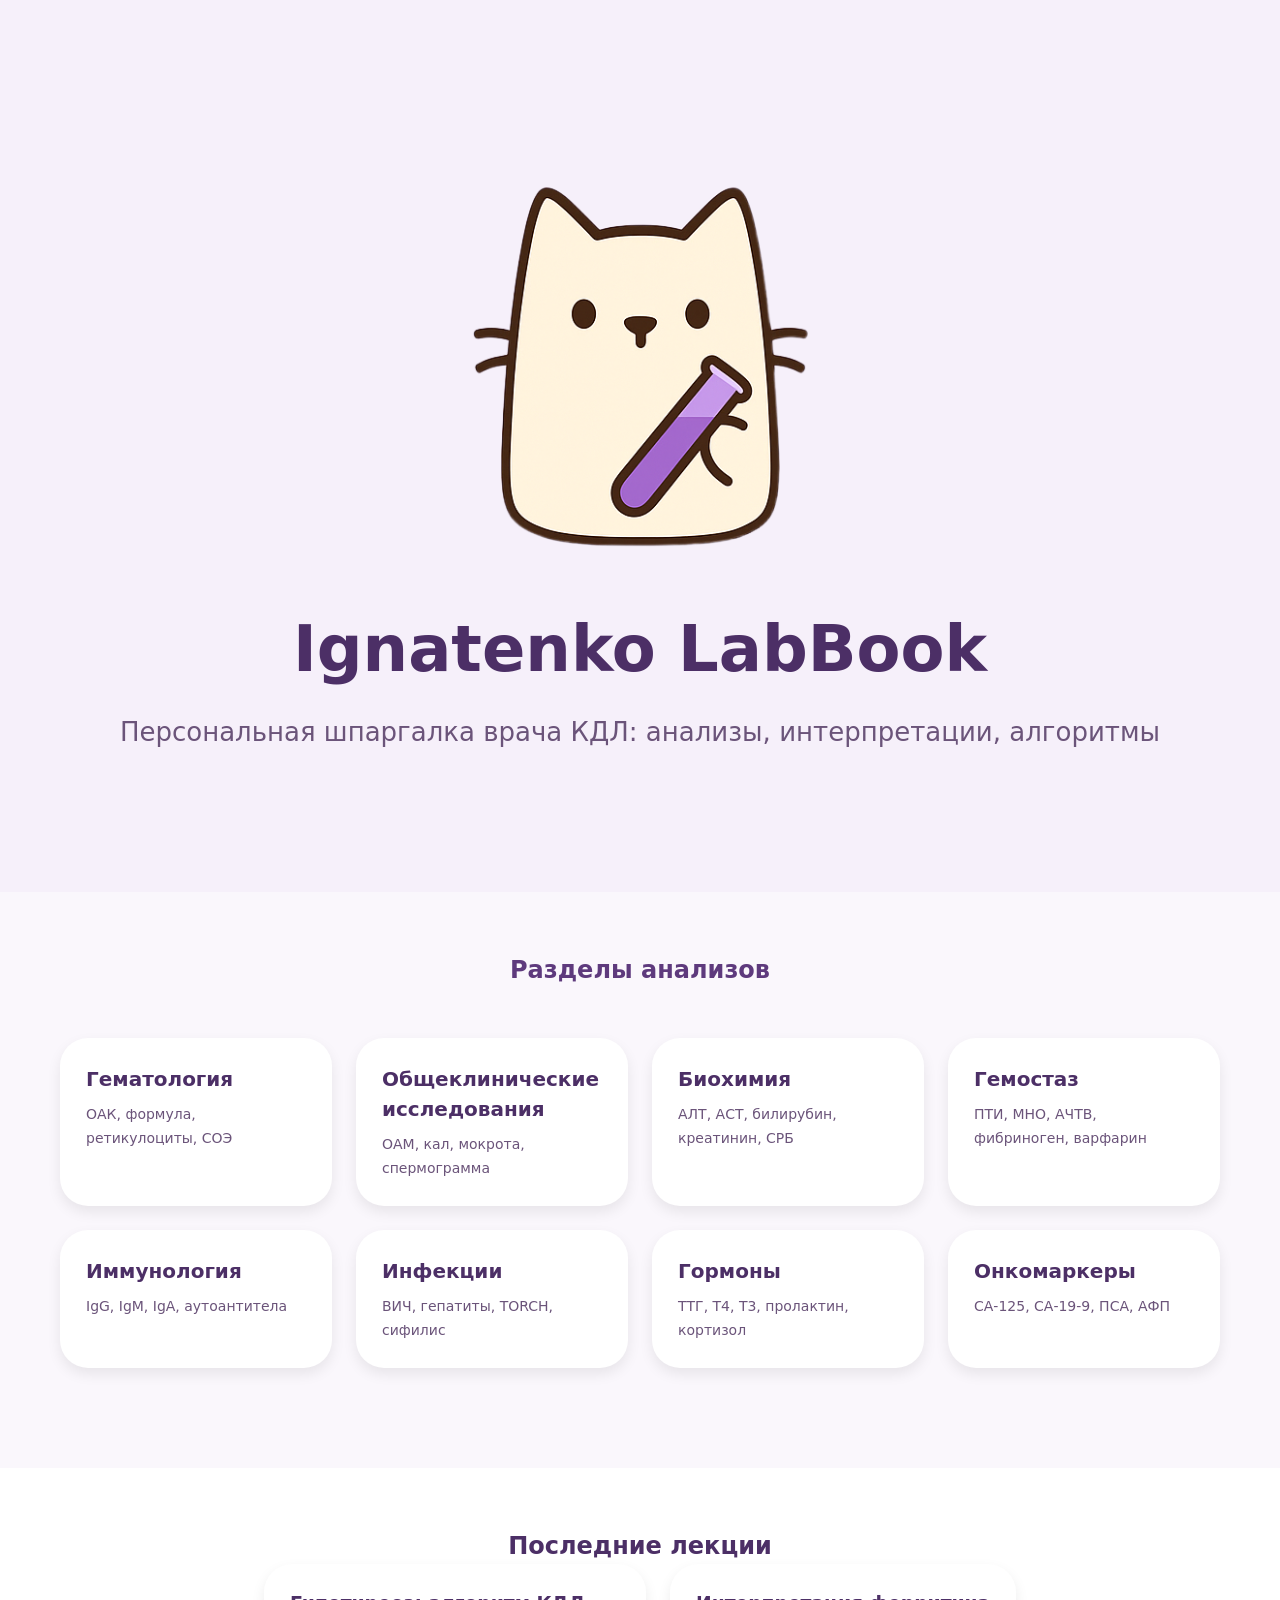
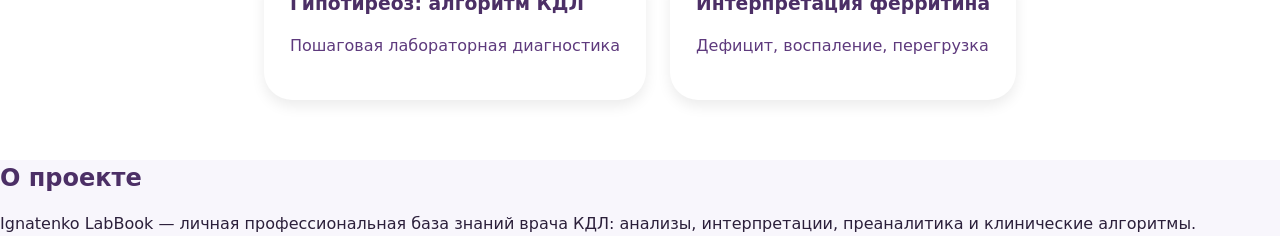
<file: index.html>
<!DOCTYPE html>
<html lang="ru">
<head>
  <meta charset="UTF-8" />
  <meta name="viewport" content="width=device-width, initial-scale=1.0" />
  <title>Ignatenko LabBook — Врач КДЛ</title>

  <!-- Основные стили -->
  <link rel="stylesheet" href="assets/css/main.css">
</head>

<body>

  <!-- Волны -->
  <div class="wave top"></div>
  <div class="wave bottom"></div>

  <!-- HERO -->
  <section class="hero">
    <img src="cat-logo-new.png" class="cat" alt="LabBook cat">
    <h1>Ignatenko LabBook</h1>
    <p>
      Персональная шпаргалка врача КДЛ: анализы, интерпретации, алгоритмы
    </p>
  </section>

  <!-- РАЗДЕЛЫ АНАЛИЗОВ -->
  <section class="section-block">
    <h2>Разделы анализов</h2>

    <div class="sections-wrapper">

      <a class="analysis-card" href="#">
        <strong>Гематология</strong>
        <span>ОАК, формула, ретикулоциты, СОЭ</span>
      </a>

      <a class="analysis-card" href="#">
        <strong>Общеклинические исследования</strong>
        <span>ОАМ, кал, мокрота, спермограмма</span>
      </a>

      <a class="analysis-card" href="#">
        <strong>Биохимия</strong>
        <span>АЛТ, АСТ, билирубин, креатинин, СРБ</span>
      </a>

      <a class="analysis-card" href="hemostasis.html">
        <strong>Гемостаз</strong>
        <span>ПТИ, МНО, АЧТВ, фибриноген, варфарин</span>
      </a>

      <a class="analysis-card" href="#">
        <strong>Иммунология</strong>
        <span>IgG, IgM, IgA, аутоантитела</span>
      </a>

      <a class="analysis-card" href="#">
        <strong>Инфекции</strong>
        <span>ВИЧ, гепатиты, TORCH, сифилис</span>
      </a>

      <a class="analysis-card" href="#">
        <strong>Гормоны</strong>
        <span>ТТГ, Т4, Т3, пролактин, кортизол</span>
      </a>

      <a class="analysis-card" href="#">
        <strong>Онкомаркеры</strong>
        <span>СА-125, СА-19-9, ПСА, АФП</span>
      </a>

    </div>
  </section>

  <!-- ЛЕКЦИИ -->
  <section class="lectures">
    <h2>Последние лекции</h2>

    <div class="lecture-grid">
      <a class="lecture-card" href="#">
        <h3>Гипотиреоз: алгоритм КДЛ</h3>
        <p>Пошаговая лабораторная диагностика</p>
      </a>

      <a class="lecture-card" href="#">
        <h3>Интерпретация ферритина</h3>
        <p>Дефицит, воспаление, перегрузка</p>
      </a>
    </div>
  </section>

  <!-- О ПРОЕКТЕ -->
  <section class="about">
    <h2>О проекте</h2>
    <p>
      Ignatenko LabBook — личная профессиональная база знаний врача КДЛ:
      анализы, интерпретации, преаналитика и клинические алгоритмы.
    </p>
  </section>

</body>
</html>
</file>
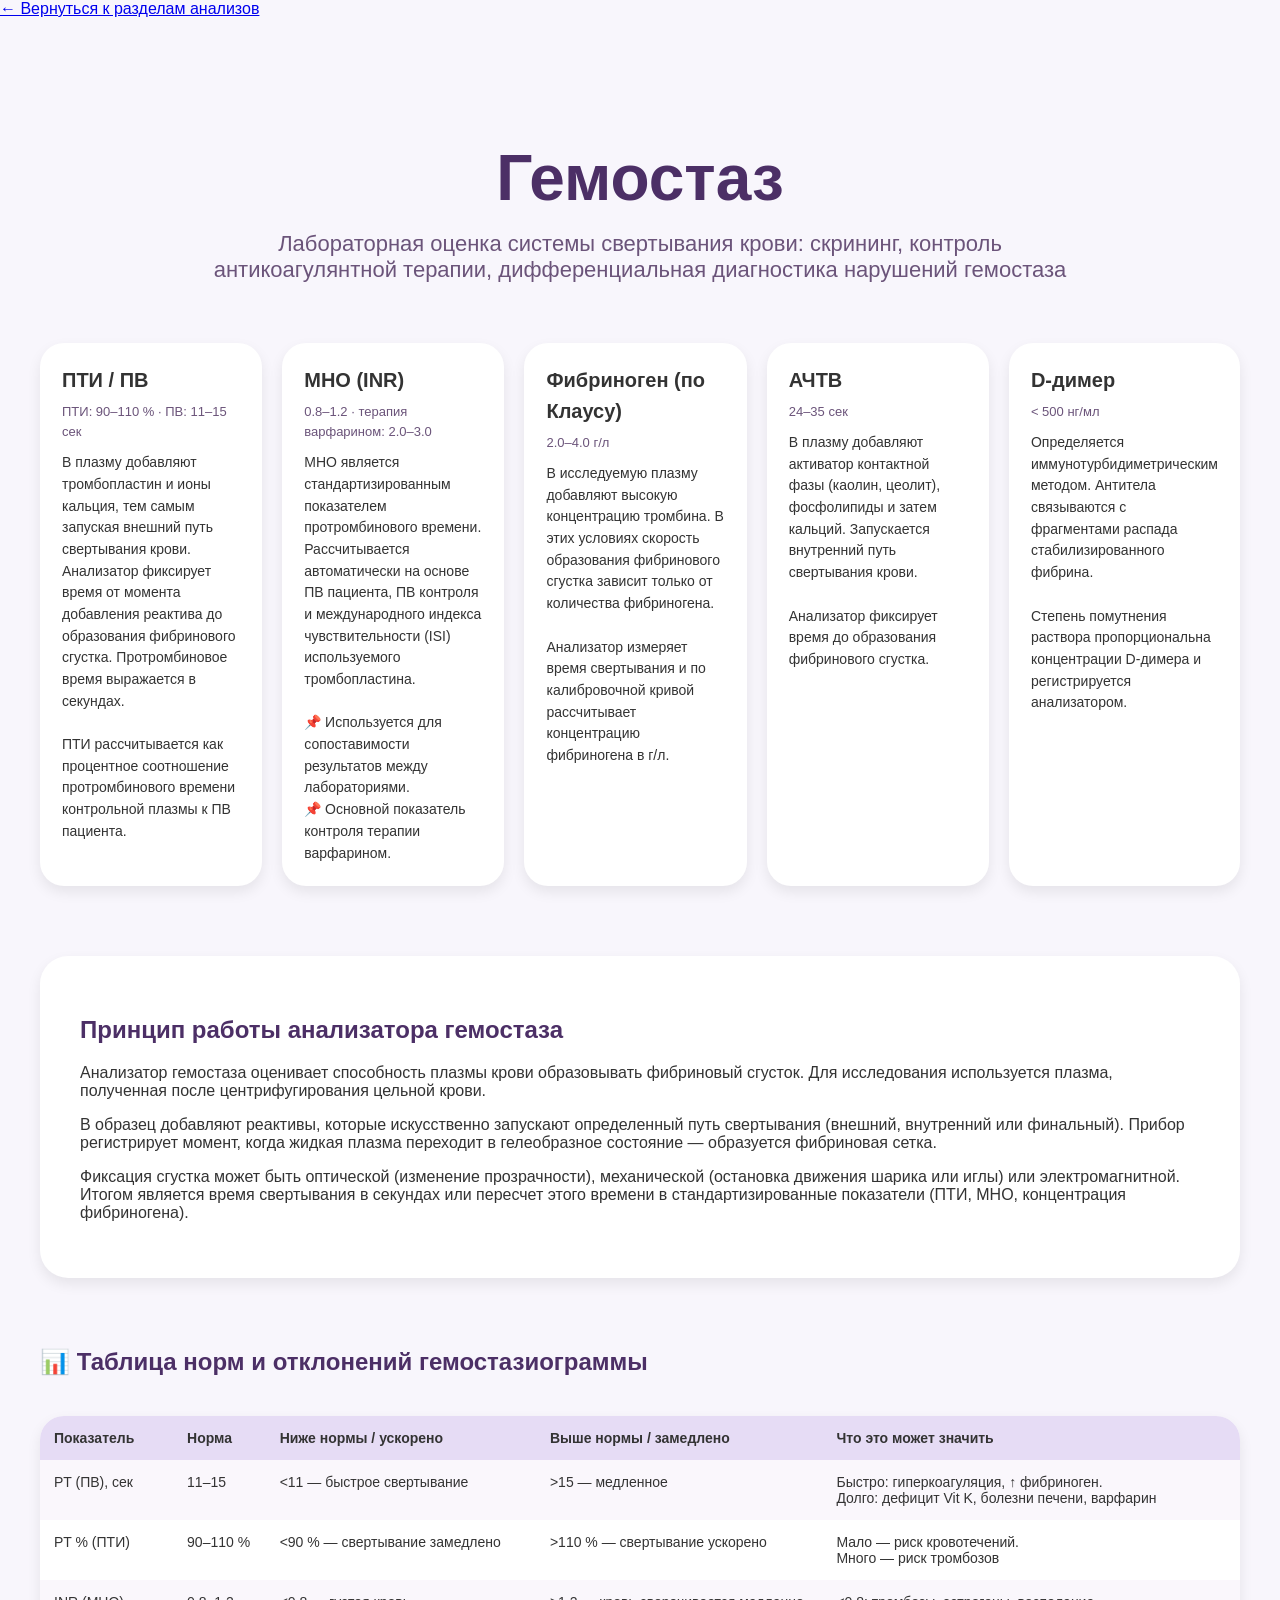
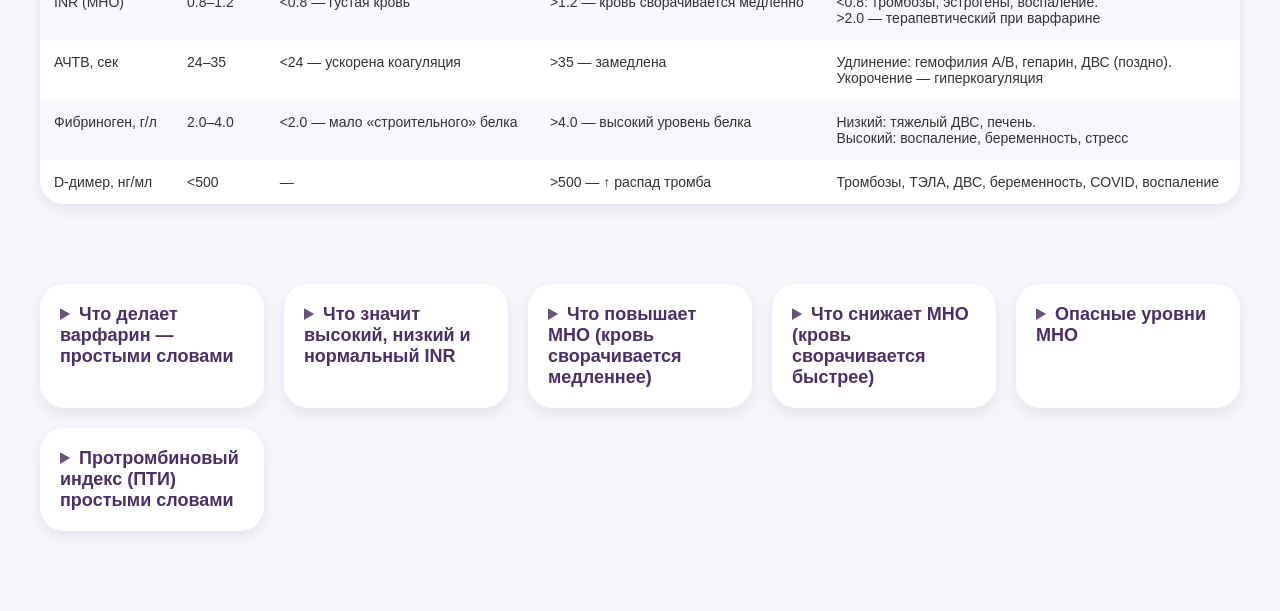
<file: hemostasis.html>
<!DOCTYPE html>
<html lang="ru">
<head>
  <meta charset="UTF-8" />
  <meta name="viewport" content="width=device-width, initial-scale=1.0" />
  <title>Гемостаз — Ignatenko LabBook</title>

  <style>
    body {
      margin: 0;
      font-family: "Inter", Arial, sans-serif;
      background: #f8f6fc;
      color: #333;
    }

    h1, h2, h3 {
      color: #4c2f66;
    }

    .container {
      max-width: 1200px;
      margin: 0 auto;
      padding: 80px 20px;
    }

    .page-title {
      text-align: center;
      font-size: 64px;
      margin-bottom: 16px;
    }

    .subtitle {
      text-align: center;
      font-size: 22px;
      color: #6b547a;
      max-width: 900px;
      margin: 0 auto 60px;
    }

    .grid-5 {
      display: grid;
      grid-template-columns: repeat(5, 1fr);
      gap: 20px;
    }

    .card {
      background: #ffffff;
      border-radius: 24px;
      padding: 22px;
      box-shadow: 0 6px 14px rgba(0,0,0,0.08);
      font-size: 14px;
      line-height: 1.55;
    }

    .card strong {
      display: block;
      font-size: 20px;
      margin-bottom: 6px;
    }

    .ref {
      color: #6b547a;
      font-size: 13px;
      margin-bottom: 10px;
      display: block;
    }

    .wide-block {
      background: #ffffff;
      border-radius: 28px;
      padding: 40px;
      margin: 70px 0;
      box-shadow: 0 6px 14px rgba(0,0,0,0.08);
    }

    table {
      width: 100%;
      border-collapse: collapse;
      background: #ffffff;
      border-radius: 24px;
      overflow: hidden;
      box-shadow: 0 6px 14px rgba(0,0,0,0.08);
      margin-top: 40px;
      font-size: 14px;
    }

    th, td {
      padding: 14px;
      text-align: left;
      vertical-align: top;
    }

    th {
      background: #e6dcf5;
    }

    tr:nth-child(even) td {
      background: #faf7fc;
    }

    .accordion-grid {
      display: grid;
      grid-template-columns: repeat(5, 1fr);
      gap: 20px;
      margin-top: 80px;
    }

    details {
      background: #ffffff;
      border-radius: 24px;
      padding: 20px;
      box-shadow: 0 6px 14px rgba(0,0,0,0.08);
    }

    summary {
      font-size: 18px;
      font-weight: 600;
      color: #4c2f66;
      cursor: pointer;
    }

    summary::marker {
      color: #6b547a;
    }

    @media (max-width: 1100px) {
      .grid-5, .accordion-grid { grid-template-columns: repeat(2, 1fr); }
    }

    @media (max-width: 600px) {
      .grid-5, .accordion-grid { grid-template-columns: 1fr; }
      .page-title { font-size: 44px; }
    }
  </style>
</head>
<body>

<a href="index.html" class="back-to-sections">← Вернуться к разделам анализов</a>
  
<div class="container">

  <h1 class="page-title">Гемостаз</h1>
  <p class="subtitle">
    Лабораторная оценка системы свертывания крови: скрининг, контроль антикоагулянтной терапии,
    дифференциальная диагностика нарушений гемостаза
  </p>

  <!-- 5 тестов: название + референсы + как считает анализатор -->
  <div class="grid-5">

    <div class="card">
      <strong>ПТИ / ПВ</strong>
      <span class="ref">ПТИ: 90–110 % · ПВ: 11–15 сек</span>
      В плазму добавляют тромбопластин и ионы кальция, тем самым запуская внешний путь свертывания крови. Анализатор фиксирует время от момента добавления реактива до образования фибринового сгустка. Протромбиновое время выражается в секундах.
      <br><br>
      ПТИ рассчитывается как процентное соотношение протромбинового времени контрольной плазмы к ПВ пациента.
    </div>

    <div class="card">
      <strong>МНО (INR)</strong>
      <span class="ref">0.8–1.2 · терапия варфарином: 2.0–3.0</span>
      МНО является стандартизированным показателем протромбинового времени. Рассчитывается автоматически на основе ПВ пациента, ПВ контроля и международного индекса чувствительности (ISI) используемого тромбопластина.
      <br><br>
      📌 Используется для сопоставимости результатов между лабораториями.<br>
      📌 Основной показатель контроля терапии варфарином.
    </div>

    <div class="card">
      <strong>Фибриноген (по Клаусу)</strong>
      <span class="ref">2.0–4.0 г/л</span>
      В исследуемую плазму добавляют высокую концентрацию тромбина. В этих условиях скорость образования фибринового сгустка зависит только от количества фибриногена.
      <br><br>
      Анализатор измеряет время свертывания и по калибровочной кривой рассчитывает концентрацию фибриногена в г/л.
    </div>

    <div class="card">
      <strong>АЧТВ</strong>
      <span class="ref">24–35 сек</span>
      В плазму добавляют активатор контактной фазы (каолин, цеолит), фосфолипиды и затем кальций. Запускается внутренний путь свертывания крови.
      <br><br>
      Анализатор фиксирует время до образования фибринового сгустка.
    </div>

    <div class="card">
      <strong>D-димер</strong>
      <span class="ref">&lt; 500 нг/мл</span>
      Определяется иммунотурбидиметрическим методом. Антитела связываются с фрагментами распада стабилизированного фибрина.
      <br><br>
      Степень помутнения раствора пропорциональна концентрации D-димера и регистрируется анализатором.
    </div>

  </div>

  <!-- Принцип работы (НЕ МЕНЯТЬ) -->
  <div class="wide-block">
    <h2>Принцип работы анализатора гемостаза</h2>
    <p>
      Анализатор гемостаза оценивает способность плазмы крови образовывать фибриновый сгусток.
      Для исследования используется плазма, полученная после центрифугирования цельной крови.
    </p>
    <p>
      В образец добавляют реактивы, которые искусственно запускают определенный путь свертывания
      (внешний, внутренний или финальный). Прибор регистрирует момент, когда жидкая плазма
      переходит в гелеобразное состояние — образуется фибриновая сетка.
    </p>
    <p>
      Фиксация сгустка может быть оптической (изменение прозрачности), механической
      (остановка движения шарика или иглы) или электромагнитной.
      Итогом является время свертывания в секундах или пересчет этого времени
      в стандартизированные показатели (ПТИ, МНО, концентрация фибриногена).
    </p>
  </div>

  <!-- Таблица норм и отклонений (полная) -->
  <h2>📊 Таблица норм и отклонений гемостазиограммы</h2>
  <table>
    <tr>
      <th>Показатель</th>
      <th>Норма</th>
      <th>Ниже нормы / ускорено</th>
      <th>Выше нормы / замедлено</th>
      <th>Что это может значить</th>
    </tr>
    <tr>
      <td>PT (ПВ), сек</td>
      <td>11–15</td>
      <td>&lt;11 — быстрое свертывание</td>
      <td>&gt;15 — медленное</td>
      <td>Быстро: гиперкоагуляция, ↑ фибриноген.<br>Долго: дефицит Vit K, болезни печени, варфарин</td>
    </tr>
    <tr>
      <td>PT % (ПТИ)</td>
      <td>90–110 %</td>
      <td>&lt;90 % — свертывание замедлено</td>
      <td>&gt;110 % — свертывание ускорено</td>
      <td>Мало — риск кровотечений.<br>Много — риск тромбозов</td>
    </tr>
    <tr>
      <td>INR (МНО)</td>
      <td>0.8–1.2</td>
      <td>&lt;0.8 — густая кровь</td>
      <td>&gt;1.2 — кровь сворачивается медленно</td>
      <td>&lt;0.8: тромбозы, эстрогены, воспаление.<br>&gt;2.0 — терапевтический при варфарине</td>
    </tr>
    <tr>
      <td>АЧТВ, сек</td>
      <td>24–35</td>
      <td>&lt;24 — ускорена коагуляция</td>
      <td>&gt;35 — замедлена</td>
      <td>Удлинение: гемофилия A/B, гепарин, ДВС (поздно).<br>Укорочение — гиперкоагуляция</td>
    </tr>
    <tr>
      <td>Фибриноген, г/л</td>
      <td>2.0–4.0</td>
      <td>&lt;2.0 — мало «строительного» белка</td>
      <td>&gt;4.0 — высокий уровень белка</td>
      <td>Низкий: тяжелый ДВС, печень.<br>Высокий: воспаление, беременность, стресс</td>
    </tr>
    <tr>
      <td>D-димер, нг/мл</td>
      <td>&lt;500</td>
      <td>—</td>
      <td>&gt;500 — ↑ распад тромба</td>
      <td>Тромбозы, ТЭЛА, ДВС, беременность, COVID, воспаление</td>
    </tr>
  </table>

  <!-- Аккордеоны: информационные блоки -->
  <div class="accordion-grid">

    <details>
      <summary>Что делает варфарин — простыми словами</summary>
      Он не дает крови сворачиваться слишком быстро, снижает риск образования тромбов (закупорок сосудов).
      Это важно, например, при мерцательной аритмии, протезированных клапанах сердца, тромбозах вен.
      <br><br>
      <strong>Как он действует</strong><br>
      Чтобы кровь сворачивалась, печени нужны витамины K — на них «строятся» факторы свертывания II, VII, IX, X.
      Варфарин блокирует витамин K, и этих факторов образуется меньше.
      <br><br>
      Витамин K → факторы свертывания → тромб<br>
      Варфарин тормозит этот процесс
      <br><br>
      <strong>Итог:</strong><br>
      • меньше факторов свертывания →<br>
      • медленнее образуется сгусток →<br>
      • ниже риск тромбозов.
      <br><br>
      <strong>На какие показатели влияет</strong><br>
      ПВ ↑ — увеличивается время свертывания<br>
      INR ↑ — обязательно контролируется<br>
      АЧТВ — обычно меняется слабо<br>
      Фибриноген — почти не влияет напрямую
      <br><br>
      <strong>Важно помнить</strong><br>
      • Эффект варфарина не моментальный, развивается за 2–4 дня.<br>
      • Требует регулярного контроля INR.<br>
      • Взаимодействует с продуктами (особенно зелень, витамин K).<br>
      • Передозировка может привести к кровотечениям — опасно.
    </details>

    <details>
      <summary>Что значит высокий, низкий и нормальный INR</summary>
      INR 0.8–1.2 — нормальная свертываемость крови.<br>
      INR &lt;0.8 — кровь сворачивается слишком быстро → склонность к тромбообразованию.<br>
      INR &gt;1.2 — свертываемость замедлена.<br>
      INR &gt;2.0 — терапевтический диапазон при лечении варфарином.
      <br><br>
      <strong>Если INR низкий (&lt;1)</strong><br>
      • повышенная склонность к тромбозу<br>
      • избыток витамина K<br>
      • повышенный фибриноген (воспаление)<br>
      • прием эстрогенов / КОК<br>
      • курение, ожирение, малоподвижность<br>
      • начальные фазы ДВС
      <br><br>
      <strong>Если INR высокий (&gt;1.3 без антикоагулянтов)</strong><br>
      • дефицит витамина K<br>
      • заболевания печени<br>
      • передозировка варфарина<br>
      • недостаток факторов свертывания II, VII, X<br>
      • мальабсорбция, дисбактериоз
    </details>

    <details>
      <summary>Что повышает МНО (кровь сворачивается медленнее)</summary>
      <strong>Причина — механизм</strong><br>
      Варфарин — подавляет витамин K-зависимые факторы II, VII, IX, X<br>
      Болезни печени — печень плохо синтезирует факторы свертывания<br>
      Дефицит витамина K — мало субстрата → мало факторов свертывания<br>
      Антибиотики — подавляют кишечную флору → ↓ синтез Vit K<br>
      Алкоголь, интоксикация — нагрузка на печень, дефицит факторов свертывания<br>
      НПВС, аспирин — усиливают кровоточивость (не повышают МНО, но усиливают эффект)
      <br><br>
      МНО ↑ → риск кровотечений.
    </details>

    <details>
      <summary>Что снижает МНО (кровь сворачивается быстрее)</summary>
      <strong>Причина — пояснение</strong><br>
      Избыток витамина K в питании — много зелени, шпината, брокколи<br>
      Пропуск дозы варфарина — ↓ концентрация препарата → свертывание ускоряется<br>
      Курение, ожирение, стресс — активация коагуляции<br>
      Гормональные контрацептивы / эстрогены — увеличение факторов свертывания<br>
      Повышенный фибриноген (воспаление) — кровь коагулирует легче
      <br><br>
      МНО ↓ → риск тромбозов.
    </details>

    <details>
      <summary>Опасные уровни МНО</summary>
      &gt;3.5 — высокий риск кровотечений → снизить дозу варфарина<br>
      &gt;4–5 — возможны носовые / десневые / ЖКК-кровотечения → необходим контроль врача<br>
      &gt;6 — риск внутричерепных кровоизлияний → срочно: госпитализация<br>
      &lt;0.8 — густая кровь → риск тромбозов, ТЭЛА, инсульта
    </details>

    <details>
      <summary>Протромбиновый индекс (ПТИ) простыми словами</summary>
      ПТ% — это коэффициент свертываемости, где 100 % — это условная норма.
      <br><br>
      • Если ПТ% высокий (&gt;100 %) → кровь сворачивается быстрее нормы.<br>
      • Если ПТ% низкий (&lt;70–80 %) → свертывание замедлено, риск кровотечений выше.
      <br><br>
      <strong>Как его считают</strong><br>
      ПТ% = (ПВ контроля / ПВ пациента) × 100 %
      <br><br>
      Если время свертывания пациента меньше, чем у контрольной нормы — индекс будет больше 100 %.<br>
      Если дольше — процент уменьшится.
      <br><br>
      <strong>Пример</strong><br>
      Ваш результат: ПТ% = 107.5 %<br>
      Это означает: скорость свертывания немного выше нормы, но в пределах физиологии.
      <br><br>
      Такое значение часто бывает у здоровых людей, спортсменов, при нормальном или слегка повышенном фибриногене, при отсутствии антикоагулянтов.
      <br><br>
      <strong>Быстрая таблица для понимания</strong><br>
      90–110 % — норма<br>
      &gt;110 % — кровь сворачивается чуть быстрее, возможна склонность к гиперкоагуляции<br>
      &lt;80 % — свертываемость замедлена, риск кровотечений ↑<br>
      &lt;70 % — возможна гипокоагуляция, дефицит факторов свертывания
    </details>

  </div>

</div>

</body>
</html>
</file>
<file: assets/css/main.css>
/* =========================================
   Ignatenko LabBook — main.css
   Единый стиль для index + страниц разделов
   ========================================= */

:root{
  --bg: #f8f6fc;
  --bg-soft: #faf7fc;
  --white: #ffffff;

  --text: #2b1f3a;
  --title: #4c2f66;
  --accent: #5e3a7d;
  --muted: #6b547a;

  --card-shadow: 0 6px 14px rgba(0,0,0,0.08);
  --card-shadow-hover: 0 10px 20px rgba(0,0,0,0.12);

  --r-xl: 28px;
  --r-lg: 24px;

  --gap: 24px;
}

*{ box-sizing: border-box; }

html, body{ height: 100%; }

body{
  margin: 0;
  font-family: "Inter", system-ui, -apple-system, "Segoe UI", Roboto, Arial, sans-serif;
  background: var(--bg);
  color: var(--text);
  overflow-x: hidden;
  line-height: 1.5;
}

a{
  color: var(--accent);
  text-decoration: none;
}
a:hover{ text-decoration: underline; }

h1, h2, h3{
  font-family: inherit;
  color: var(--title);
  margin: 0;
}

/* -----------------------------
   Волны (index)
----------------------------- */
.wave{
  position: absolute;
  left: 0;
  width: 100%;
  height: 180px;
  background-repeat: no-repeat;
  background-size: cover;
  z-index: -1;
}
.wave.top{ top: 0; background-image: url("data:image/svg+xml,%3Csvg width='1440' height='320' xmlns='http://www.w3.org/2000/svg'%3E%3Cpath fill='%23ffffff' fill-opacity='1' d='M0,96L60,128C120,160,240,224,360,240C480,256,600,224,720,202.7C840,181,960,171,1080,160C1200,149,1320,139,1380,133.3L1440,128L1440,0L1380,0C1320,0,1200,0,1080,0C960,0,840,0,720,0C600,0,480,0,360,0C240,0,120,0,60,0L0,0Z'%3E%3C/path%3E%3C/svg%3E"); }
.wave.bottom{ bottom: 0; transform: rotate(180deg); background-image: url("data:image/svg+xml,%3Csvg width='1440' height='320' xmlns='http://www.w3.org/2000/svg'%3E%3Cpath fill='%23ffffff' fill-opacity='1' d='M0,224L60,213.3C120,203,240,181,360,160C480,139,600,117,720,128C840,139,960,181,1080,186.7C1200,192,1320,160,1380,144L1440,128L1440,320L1380,320C1320,320,1200,320,1080,320C960,320,840,320,720,320C600,320,480,320,360,320C240,320,120,320,60,320L0,320Z'%3E%3C/path%3E%3C/svg%3E"); }

/* -----------------------------
   Hero / секции (index)
   (чтобы убрать inline-стили)
----------------------------- */
.hero{
  padding: 140px 20px;
  text-align: center;
  background: #f6f0fa;
  position: relative;
}
.hero h1{
  font-size: 64px;
  color: var(--title);
}
.hero p{
  font-size: 26px;
  color: var(--muted);
  margin: 16px 0 0;
}

.section-block{
  padding: 60px 20px;
  background: var(--bg-soft);
}
.section-block h2{
  text-align: center;
  color: var(--accent);
  margin-bottom: 10px;
}

/* -----------------------------
   Сетки и контейнеры
----------------------------- */
.container{
  max-width: 1200px;
  margin: 0 auto;
  padding: 80px 20px;
}

.sections-wrapper{
  max-width: 1200px;
  margin: 0 auto;
  display: grid;
  grid-template-columns: repeat(4, 1fr);
  gap: var(--gap);
  padding: 40px 20px;
}

.grid-5{
  display: grid;
  grid-template-columns: repeat(5, 1fr);
  gap: var(--gap);
  margin-top: 30px;
}

.accordion-grid{
  display: grid;
  grid-template-columns: repeat(3, 1fr);
  gap: var(--gap);
  margin-top: 80px;
}

/* -----------------------------
   Карточки (общий “вид”)
----------------------------- */
.card,
.analysis-card,
.lecture-card{
  background: var(--white);
  border-radius: var(--r-xl);
  padding: 26px;
  box-shadow: var(--card-shadow);
  text-align: left;
  transition: transform .25s ease, box-shadow .25s ease;
}

.card:hover,
.analysis-card:hover,
.lecture-card:hover{
  transform: translateY(-4px);
  box-shadow: var(--card-shadow-hover);
}

/* Карточки разделов на главной */
.analysis-card strong{
  display: block;
  font-size: 20px;
  margin-bottom: 8px;
  color: var(--title);
}
.analysis-card span{
  font-size: 14px;
  color: var(--muted);
  line-height: 1.4;
}

/* Карточки “тестов” на странице гемостаза */
.card strong{
  display: block;
  font-size: 20px;
  margin-bottom: 6px;
  color: var(--title);
}
.card p{
  margin: 0;
  color: var(--muted);
}

/* -----------------------------
   Лекции (index)
----------------------------- */
.lectures{
  padding: 60px 20px;
  background: var(--white);
  text-align: center;
}
.lecture-grid{
  display: flex;
  justify-content: center;
  gap: var(--gap);
  flex-wrap: wrap;
}

/* -----------------------------
   Заголовки страниц (hemostasis)
----------------------------- */
.page-title{
  text-align: center;
  font-size: 64px;
  margin-bottom: 16px;
}
.subtitle{
  text-align: center;
  color: var(--muted);
  font-size: 20px;
  margin: 0;
}
.ref{
  color: var(--muted);
  font-size: 13px;
  margin: 10px 0 0;
  display: block;
  text-align: center;
}

/* Широкие блоки с текстом */
.wide-block{
  background: var(--white);
  border-radius: var(--r-xl);
  padding: 40px;
  margin: 70px 0;
  box-shadow: var(--card-shadow);
}

/* Ссылка “назад” (её не было в CSS) */
.back-to-sections{
  display: inline-block;
  margin: 10px 0 0;
  padding: 10px 14px;
  border-radius: 14px;
  background: rgba(255,255,255,0.7);
  box-shadow: 0 3px 10px rgba(0,0,0,0.06);
}
.back-to-sections:hover{
  text-decoration: none;
  background: rgba(255,255,255,0.95);
}

/* -----------------------------
   Таблицы (hemostasis)
----------------------------- */
.table-wrap{
  overflow-x: auto; /* на телефоне не ломаем таблицу */
  border-radius: var(--r-lg);
}

table{
  width: 100%;
  border-collapse: collapse;
  background: var(--white);
  border-radius: var(--r-lg);
  overflow: hidden;
  box-shadow: var(--card-shadow);
  margin-top: 40px;
  font-size: 14px;
  min-width: 640px; /* чтобы мобильный скроллил, а не сжимал */
}

th, td{
  padding: 14px 16px;
  text-align: left;
  border-bottom: 1px solid rgba(0,0,0,0.06);
}
th{
  background: #e6dcf5;
  color: var(--title);
  font-weight: 700;
}
tr:nth-child(even) td{
  background: #fbf9ff;
}

/* -----------------------------
   Аккордеоны (details/summary)
----------------------------- */
details{
  background: var(--white);
  border-radius: var(--r-lg);
  padding: 20px;
  box-shadow: var(--card-shadow);
}
summary{
  font-size: 18px;
  font-weight: 600;
  color: var(--title);
  cursor: pointer;
}
summary::marker{ color: var(--muted); }
details p, details ul{
  color: var(--muted);
  margin: 14px 0 0;
}
details ul{ padding-left: 18px; }

/* -----------------------------
   Анимации (если используете)
----------------------------- */
@keyframes float{
  0%{ transform: translateY(0); }
  50%{ transform: translateY(-10px); }
  100%{ transform: translateY(0); }
}
@keyframes wiggle{
  0%{ transform: rotate(0deg); }
  35%{ transform: rotate(2deg); }
  70%{ transform: rotate(-2deg); }
  100%{ transform: rotate(0deg); }
}

/* -----------------------------
   Адаптив
----------------------------- */
@media (max-width: 1100px){
  .sections-wrapper{ grid-template-columns: repeat(2, 1fr); }
  .grid-5, .accordion-grid{ grid-template-columns: repeat(2, 1fr); }
}

@media (max-width: 600px){
  .sections-wrapper{ grid-template-columns: 1fr; }
  .grid-5, .accordion-grid{ grid-template-columns: 1fr; }
  .page-title{ font-size: 44px; }
  .hero h1{ font-size: 44px; }
  .hero p{ font-size: 18px; }
}
</file>
